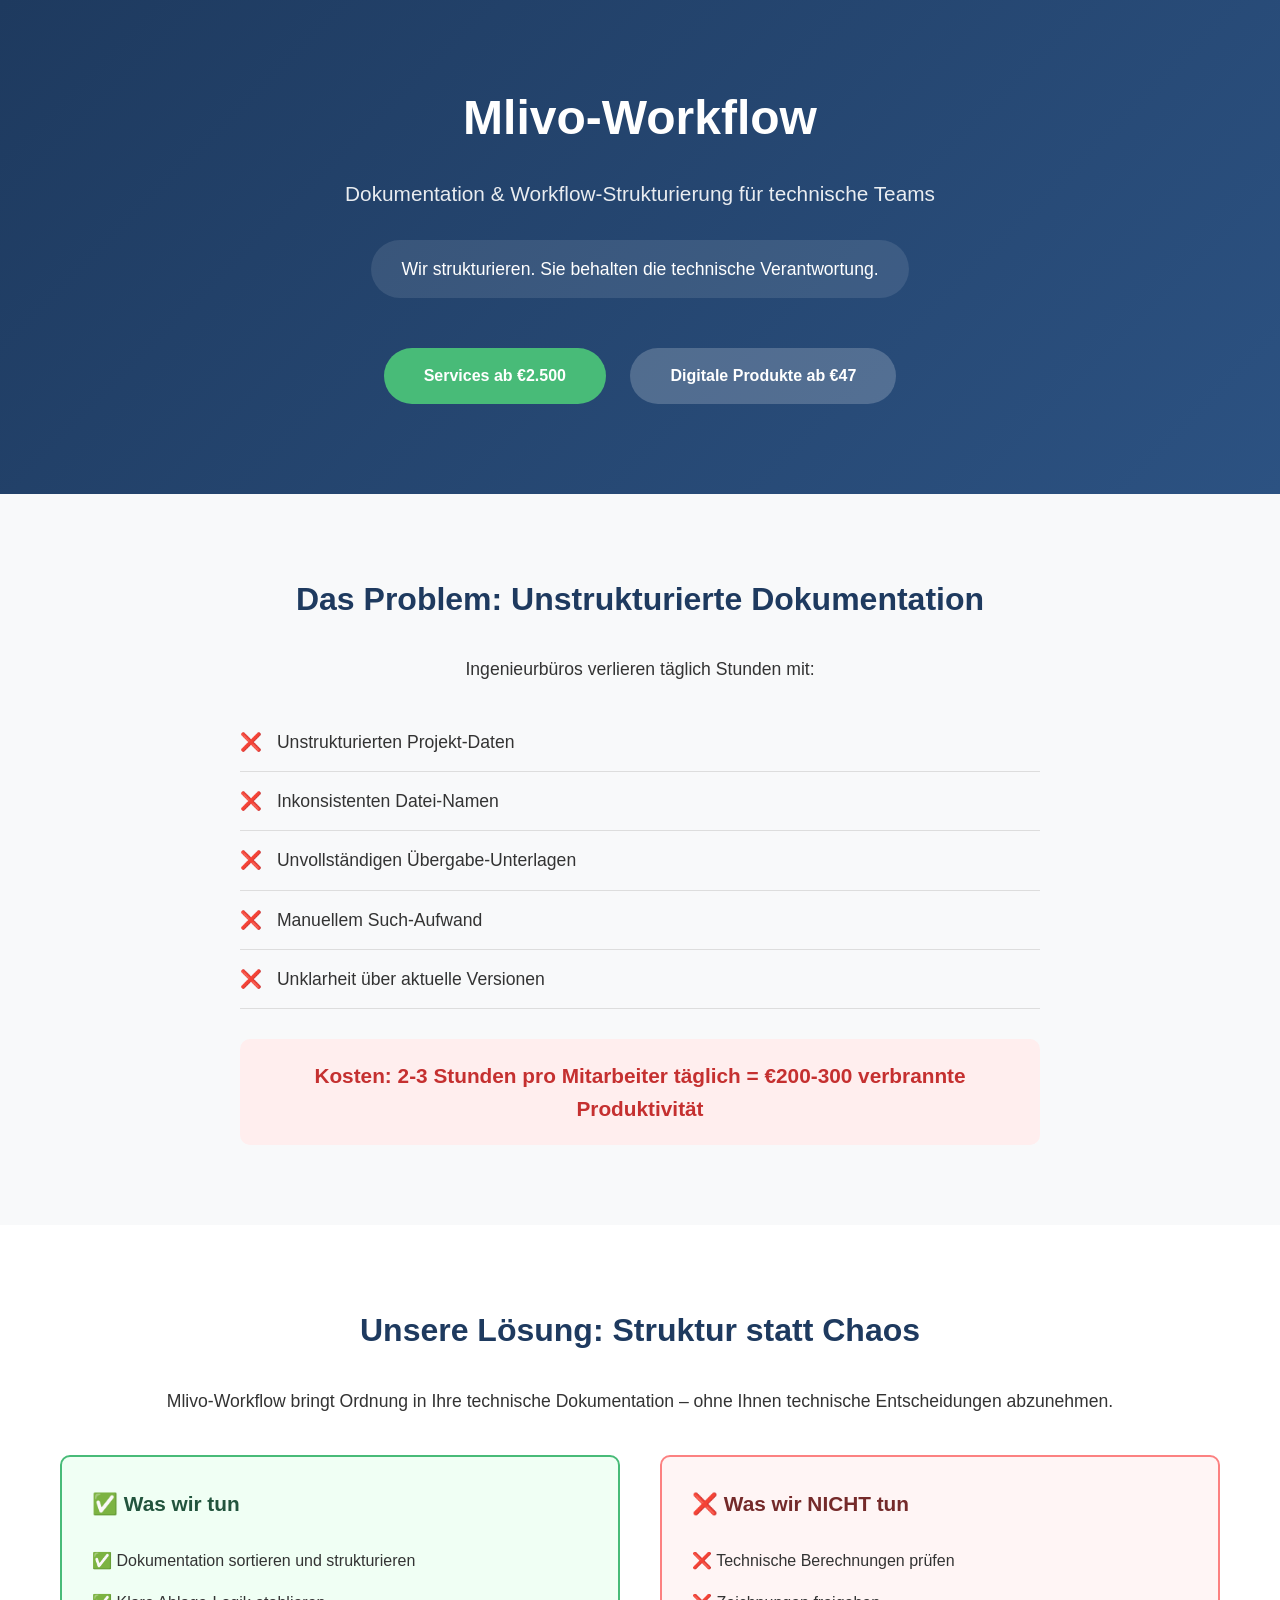
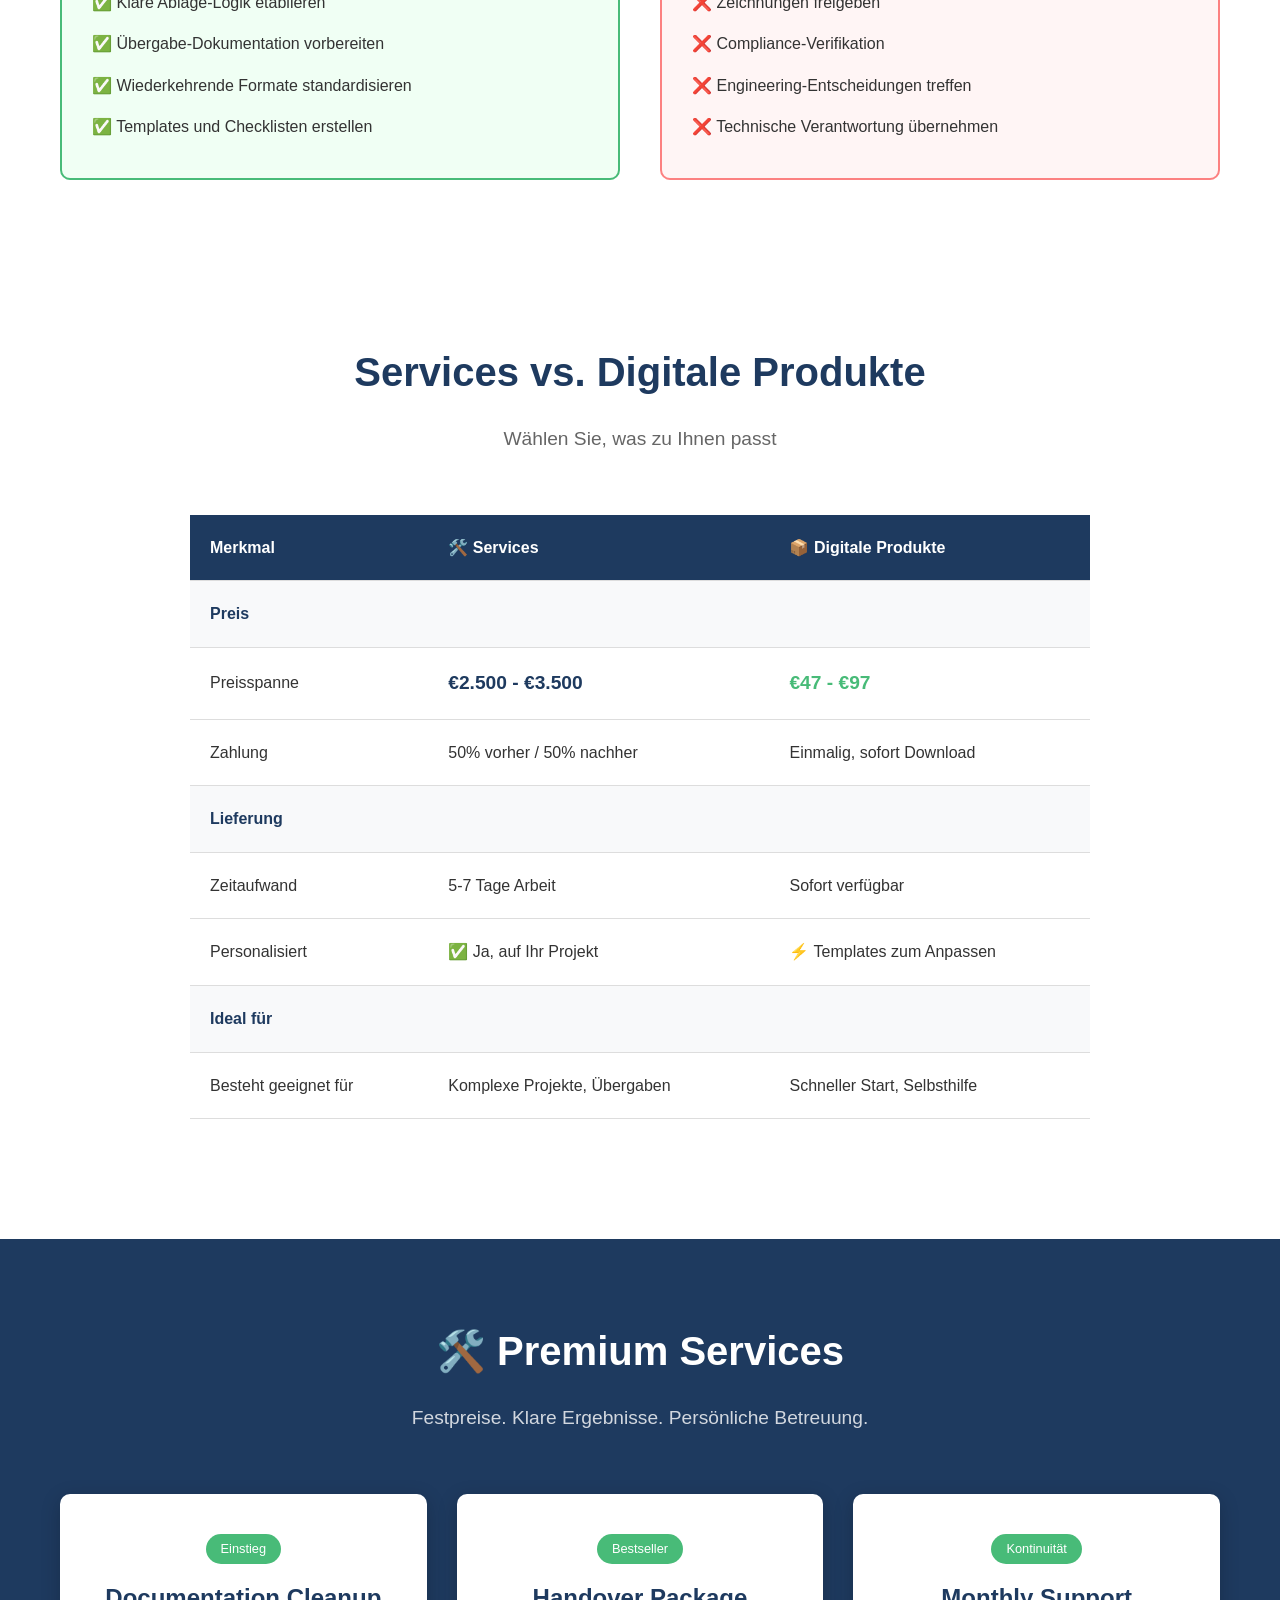
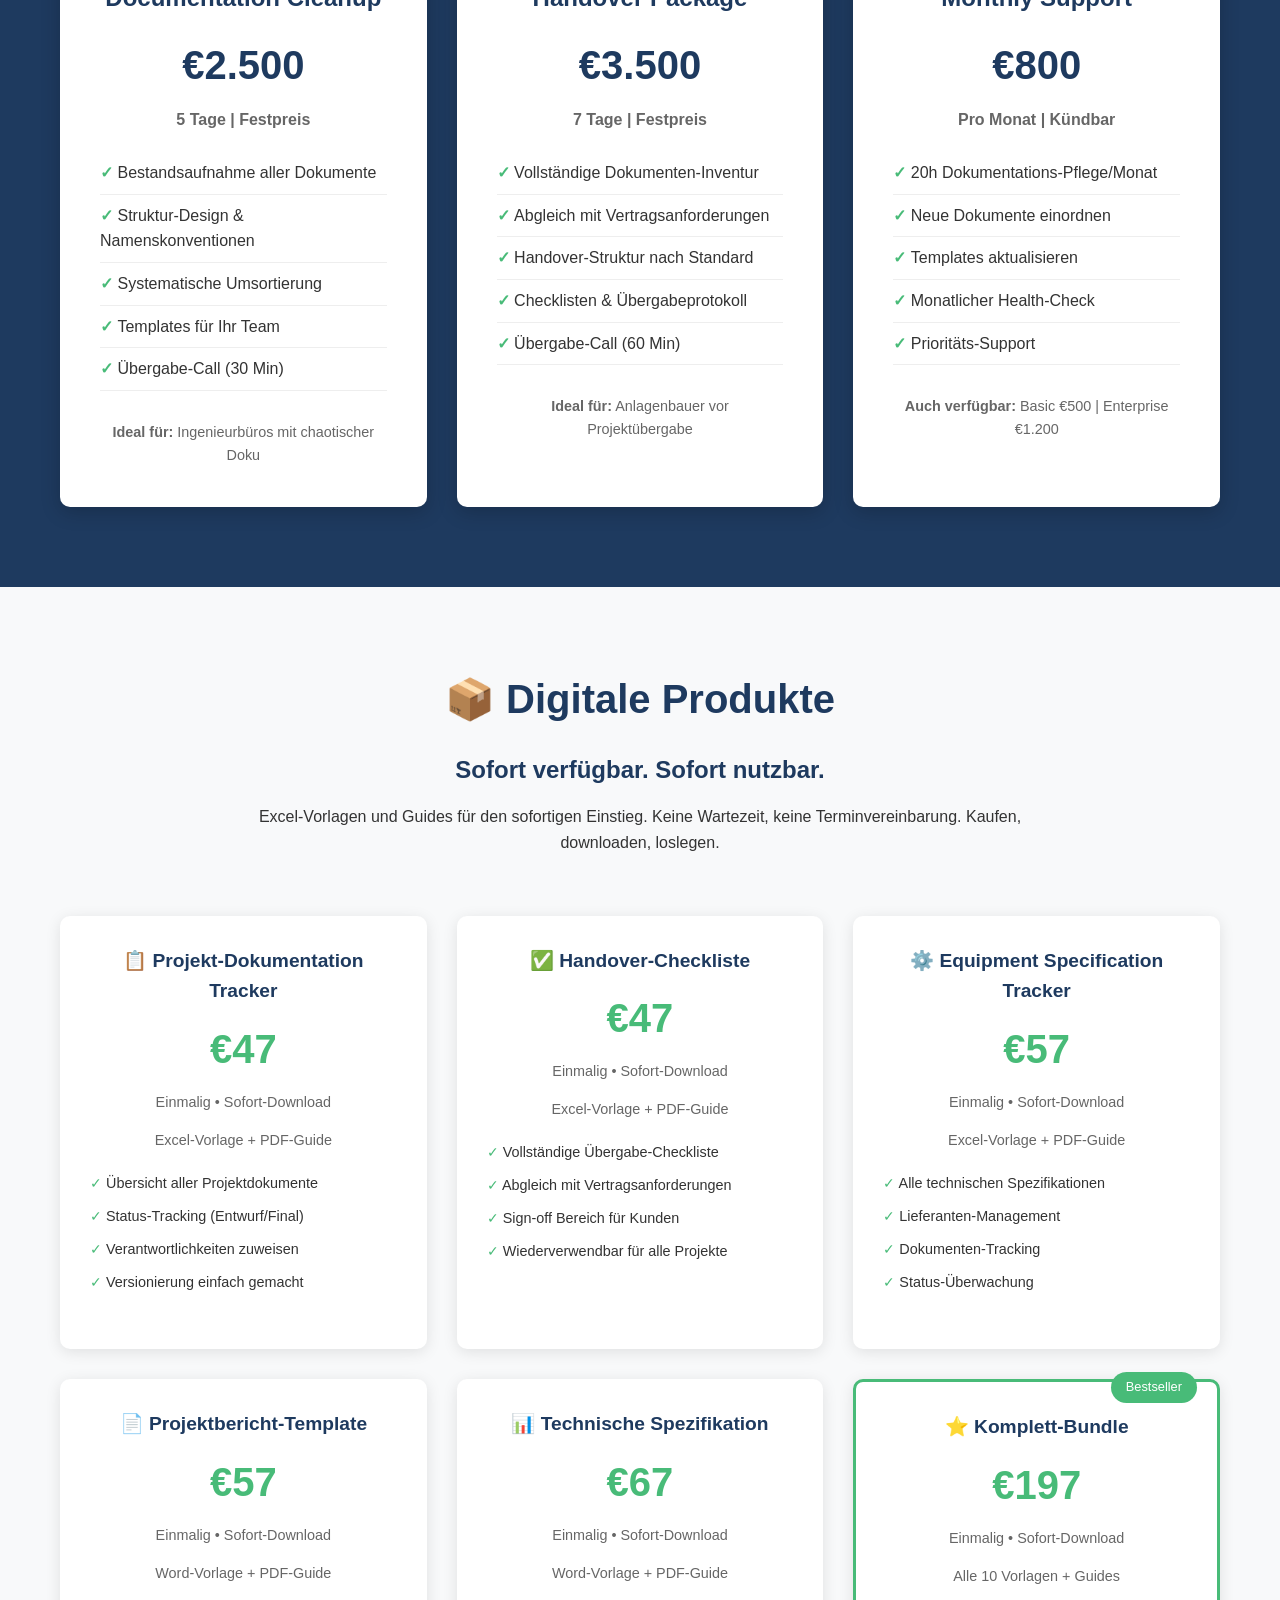
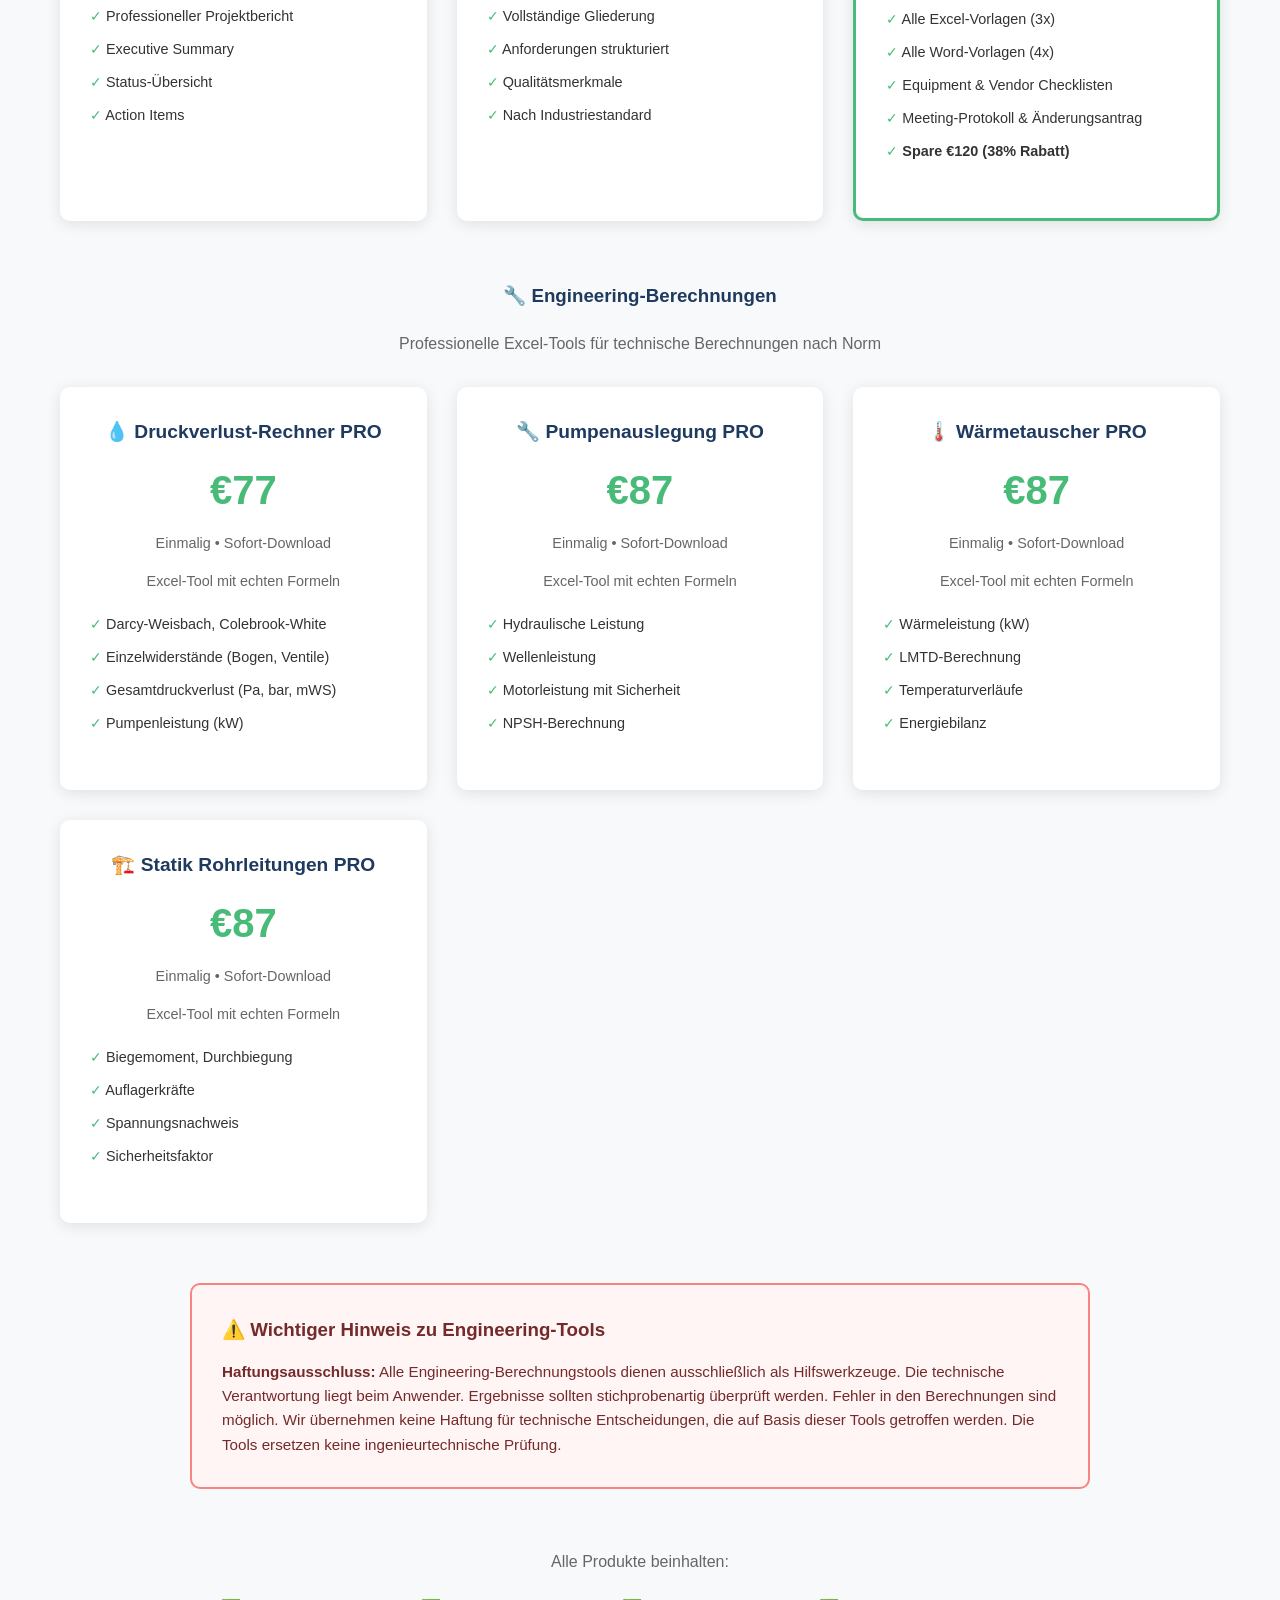
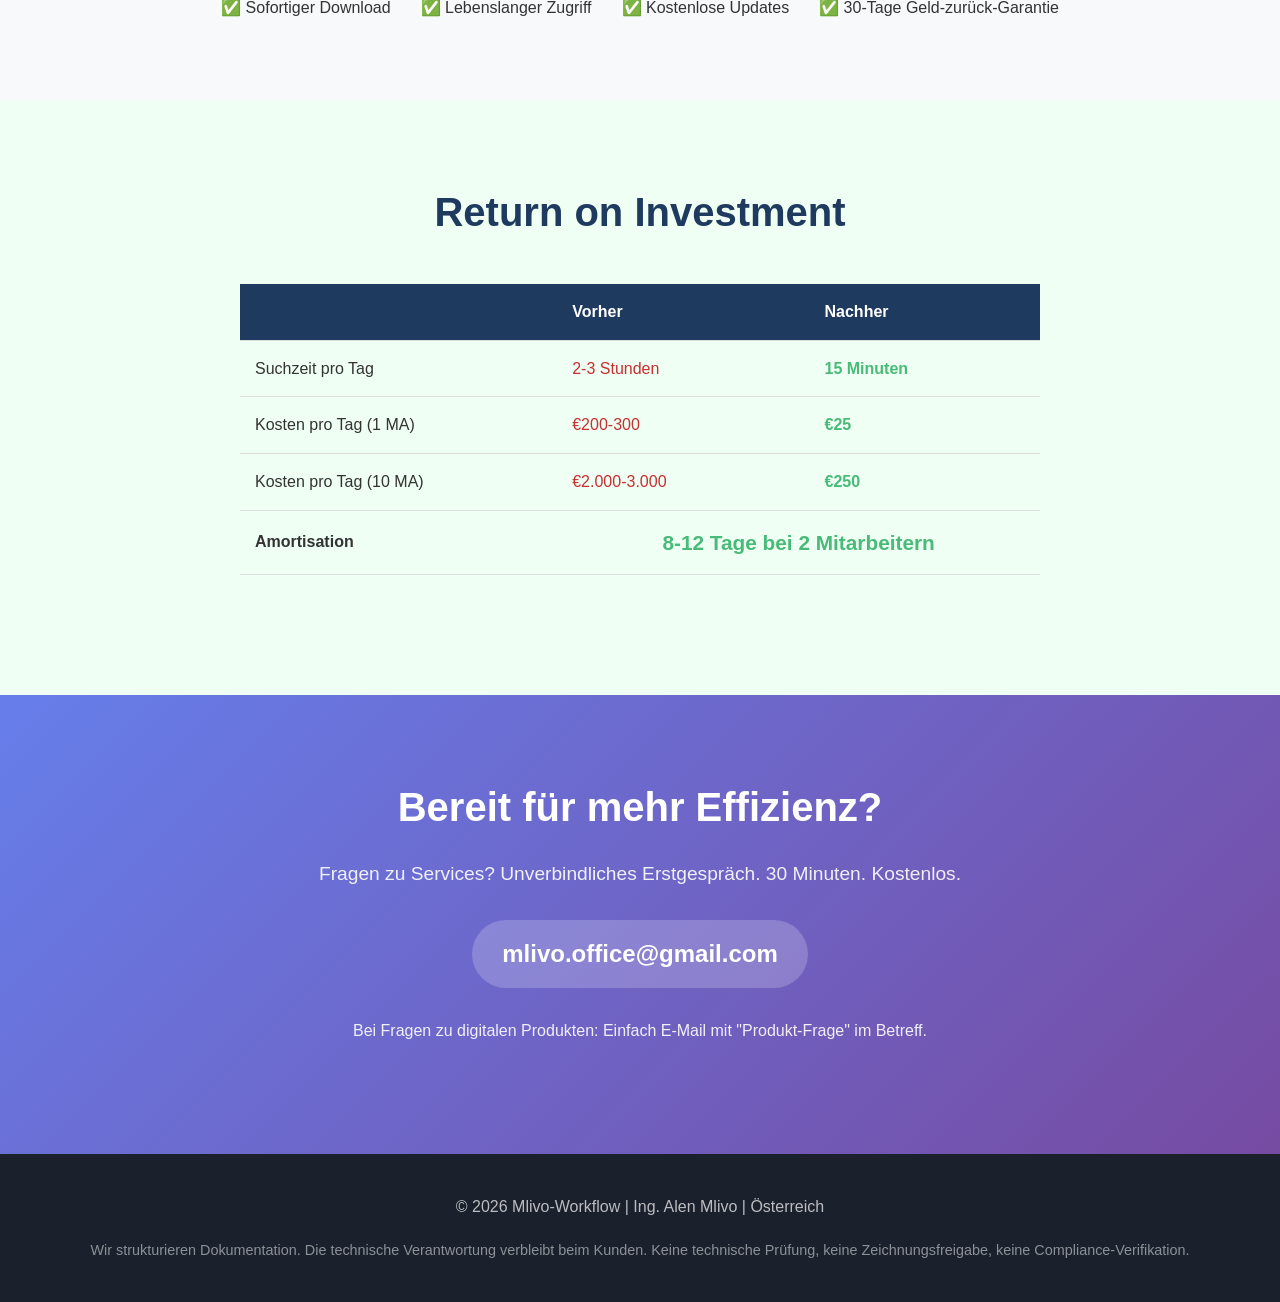
<file: index.html>
<!DOCTYPE html>
<html lang="de">
<head>
    <meta charset="UTF-8">
    <meta name="viewport" content="width=device-width, initial-scale=1.0">
    <title>Mlivo-Workflow | Dokumentation & Workflow-Strukturierung für technische Teams</title>
    <meta name="description" content="Wir bringen Ordnung in unstrukturierte Engineering-Prozesse. Festpreis-Services ab €2.500. Digitale Produkte ab €47.">
    <style>
        * { margin: 0; padding: 0; box-sizing: border-box; }
        body { font-family: 'Segoe UI', Tahoma, Geneva, Verdana, sans-serif; line-height: 1.6; color: #333; }
        .container { max-width: 1200px; margin: 0 auto; padding: 0 20px; }
        
        /* Header */
        header { background: linear-gradient(135deg, #1e3a5f 0%, #2c5282 100%); color: white; padding: 80px 0; text-align: center; }
        header h1 { font-size: 3rem; margin-bottom: 20px; }
        header .subtitle { font-size: 1.3rem; opacity: 0.9; margin-bottom: 30px; }
        header .tagline { font-size: 1.1rem; background: rgba(255,255,255,0.1); display: inline-block; padding: 15px 30px; border-radius: 50px; }
        header .cta-buttons { margin-top: 40px; }
        header .cta-btn { display: inline-block; padding: 15px 40px; margin: 10px; border-radius: 50px; text-decoration: none; font-weight: bold; }
        header .cta-primary { background: #48bb78; color: white; }
        header .cta-secondary { background: rgba(255,255,255,0.2); color: white; }
        
        /* Sections */
        section { padding: 80px 0; }
        .section-title { font-size: 2.5rem; text-align: center; margin-bottom: 20px; color: #1e3a5f; }
        .section-subtitle { text-align: center; font-size: 1.2rem; color: #666; margin-bottom: 60px; }
        
        /* Problem */
        .problem { background: #f8f9fa; }
        .problem-content { max-width: 800px; margin: 0 auto; }
        .problem h2 { font-size: 2rem; color: #1e3a5f; margin-bottom: 30px; text-align: center; }
        .problem ul { list-style: none; margin: 30px 0; }
        .problem li { padding: 15px 0; border-bottom: 1px solid #ddd; font-size: 1.1rem; }
        .problem li:before { content: "❌ "; margin-right: 10px; }
        .problem .cost { background: #fee; padding: 20px; border-radius: 10px; margin-top: 30px; text-align: center; }
        .problem .cost strong { color: #c53030; font-size: 1.3rem; }
        
        /* Solution */
        .solution { background: white; }
        .solution h2 { font-size: 2rem; color: #1e3a5f; margin-bottom: 30px; text-align: center; }
        .solution-grid { display: grid; grid-template-columns: repeat(2, 1fr); gap: 40px; margin-top: 40px; }
        .solution-box { padding: 30px; border-radius: 10px; }
        .solution-do { background: #f0fff4; border: 2px solid #48bb78; }
        .solution-dont { background: #fff5f5; border: 2px solid #fc8181; }
        .solution-box h3 { margin-bottom: 20px; font-size: 1.3rem; }
        .solution-do h3 { color: #22543d; }
        .solution-dont h3 { color: #742a2a; }
        .solution-box ul { list-style: none; }
        .solution-box li { padding: 8px 0; }
        .solution-do li:before { content: "✅ "; }
        .solution-dont li:before { content: "❌ "; }
        
        /* Services - Premium */
        .services-premium { background: #1e3a5f; color: white; }
        .services-premium .section-title { color: white; }
        .services-premium .section-subtitle { color: rgba(255,255,255,0.8); }
        .services-grid { display: grid; grid-template-columns: repeat(3, 1fr); gap: 30px; }
        .service-card { background: white; color: #333; padding: 40px; border-radius: 10px; box-shadow: 0 5px 20px rgba(0,0,0,0.2); text-align: center; }
        .service-card h3 { font-size: 1.5rem; color: #1e3a5f; margin-bottom: 15px; }
        .service-card .price { font-size: 2.5rem; font-weight: bold; color: #1e3a5f; margin-bottom: 10px; }
        .service-card .duration { color: #666; margin-bottom: 20px; font-weight: bold; }
        .service-card ul { list-style: none; text-align: left; margin-bottom: 30px; }
        .service-card li { padding: 8px 0; border-bottom: 1px solid #eee; }
        .service-card li:before { content: "✓ "; color: #48bb78; font-weight: bold; }
        .service-badge { display: inline-block; background: #48bb78; color: white; padding: 5px 15px; border-radius: 20px; font-size: 0.8rem; margin-bottom: 15px; }
        
        /* Products - Digital */
        .products-digital { background: #f8f9fa; }
        .products-intro { text-align: center; max-width: 800px; margin: 0 auto 60px; }
        .products-intro h3 { font-size: 1.5rem; color: #1e3a5f; margin-bottom: 15px; }
        .products-grid { display: grid; grid-template-columns: repeat(3, 1fr); gap: 30px; }
        .product-card { background: white; padding: 30px; border-radius: 10px; box-shadow: 0 3px 15px rgba(0,0,0,0.1); text-align: center; transition: transform 0.3s; }
        .product-card:hover { transform: translateY(-5px); }
        .product-card h3 { font-size: 1.2rem; color: #1e3a5f; margin-bottom: 10px; }
        .product-card .price { font-size: 2.5rem; font-weight: bold; color: #48bb78; margin-bottom: 10px; }
        .product-card .price-note { font-size: 0.9rem; color: #666; margin-bottom: 15px; }
        .product-card .format { font-size: 0.9rem; color: #666; margin-bottom: 15px; }
        .product-card .features { list-style: none; text-align: left; font-size: 0.9rem; margin-bottom: 20px; }
        .product-card .features li { padding: 5px 0; }
        .product-card .features li:before { content: "✓ "; color: #48bb78; }
        .product-highlight { border: 3px solid #48bb78; position: relative; }
        .product-badge { position: absolute; top: -10px; right: 20px; background: #48bb78; color: white; padding: 5px 15px; border-radius: 20px; font-size: 0.8rem; }
        .product-btn { display: inline-block; background: #1e3a5f; color: white; padding: 10px 25px; border-radius: 25px; text-decoration: none; font-size: 0.9rem; }
        
        /* Comparison */
        .comparison { background: white; }
        .comparison-table { width: 100%; max-width: 900px; margin: 40px auto; border-collapse: collapse; }
        .comparison-table th, .comparison-table td { padding: 20px; text-align: left; border-bottom: 1px solid #ddd; }
        .comparison-table th { background: #1e3a5f; color: white; }
        .comparison-table .category { background: #f8f9fa; font-weight: bold; color: #1e3a5f; }
        .comparison-table .price-service { color: #1e3a5f; font-weight: bold; font-size: 1.2rem; }
        .comparison-table .price-product { color: #48bb78; font-weight: bold; font-size: 1.2rem; }
        
        /* ROI */
        .roi { background: #f0fff4; }
        .roi-content { max-width: 800px; margin: 0 auto; text-align: center; }
        .roi-table { width: 100%; margin: 40px 0; border-collapse: collapse; }
        .roi-table th, .roi-table td { padding: 15px; text-align: left; border-bottom: 1px solid #ddd; }
        .roi-table th { background: #1e3a5f; color: white; }
        .roi-table .before { color: #c53030; }
        .roi-table .after { color: #48bb78; font-weight: bold; }
        
        /* Contact */
        .contact { background: linear-gradient(135deg, #667eea 0%, #764ba2 100%); color: white; text-align: center; }
        .contact h2 { font-size: 2.5rem; margin-bottom: 20px; }
        .contact p { font-size: 1.2rem; margin-bottom: 30px; opacity: 0.9; }
        .contact .email { font-size: 1.5rem; font-weight: bold; background: rgba(255,255,255,0.2); display: inline-block; padding: 15px 30px; border-radius: 50px; }
        
        /* Footer */
        footer { background: #1a202c; color: white; padding: 40px 0; text-align: center; }
        footer p { opacity: 0.7; }
        footer .disclaimer { margin-top: 20px; font-size: 0.9rem; opacity: 0.5; }
        
        /* Responsive */
        @media (max-width: 768px) {
            .services-grid, .products-grid { grid-template-columns: 1fr; }
            .solution-grid { grid-template-columns: 1fr; }
            header h1 { font-size: 2rem; }
            .comparison-table { font-size: 0.9rem; }
            .comparison-table th, .comparison-table td { padding: 10px; }
        }
    </style>
</head>
<body>
    <!-- Header -->
    <header>
        <div class="container">
            <h1>Mlivo-Workflow</h1>
            <p class="subtitle">Dokumentation & Workflow-Strukturierung für technische Teams</p>
            <p class="tagline">Wir strukturieren. Sie behalten die technische Verantwortung.</p>
            <div class="cta-buttons">
                <a href="#services" class="cta-btn cta-primary">Services ab €2.500</a>
                <a href="#products" class="cta-btn cta-secondary">Digitale Produkte ab €47</a>
            </div>
        </div>
    </header>

    <!-- Problem -->
    <section class="problem">
        <div class="container">
            <div class="problem-content">
                <h2>Das Problem: Unstrukturierte Dokumentation</h2>
                <p style="text-align: center; font-size: 1.1rem; margin-bottom: 30px;">
                    Ingenieurbüros verlieren täglich Stunden mit:
                </p>
                <ul>
                    <li>Unstrukturierten Projekt-Daten</li>
                    <li>Inkonsistenten Datei-Namen</li>
                    <li>Unvollständigen Übergabe-Unterlagen</li>
                    <li>Manuellem Such-Aufwand</li>
                    <li>Unklarheit über aktuelle Versionen</li>
                </ul>
                <div class="cost">
                    <strong>Kosten: 2-3 Stunden pro Mitarbeiter täglich = €200-300 verbrannte Produktivität</strong>
                </div>
            </div>
        </div>
    </section>

    <!-- Solution -->
    <section class="solution">
        <div class="container">
            <h2>Unsere Lösung: Struktur statt Chaos</h2>
            <p style="text-align: center; font-size: 1.1rem; margin-bottom: 30px;">
                Mlivo-Workflow bringt Ordnung in Ihre technische Dokumentation – ohne Ihnen technische Entscheidungen abzunehmen.
            </p>
            <div class="solution-grid">
                <div class="solution-box solution-do">
                    <h3>✅ Was wir tun</h3>
                    <ul>
                        <li>Dokumentation sortieren und strukturieren</li>
                        <li>Klare Ablage-Logik etablieren</li>
                        <li>Übergabe-Dokumentation vorbereiten</li>
                        <li>Wiederkehrende Formate standardisieren</li>
                        <li>Templates und Checklisten erstellen</li>
                    </ul>
                </div>
                <div class="solution-box solution-dont">
                    <h3>❌ Was wir NICHT tun</h3>
                    <ul>
                        <li>Technische Berechnungen prüfen</li>
                        <li>Zeichnungen freigeben</li>
                        <li>Compliance-Verifikation</li>
                        <li>Engineering-Entscheidungen treffen</li>
                        <li>Technische Verantwortung übernehmen</li>
                    </ul>
                </div>
            </div>
        </div>
    </section>

    <!-- Comparison Table -->
    <section class="comparison">
        <div class="container">
            <h2 class="section-title">Services vs. Digitale Produkte</h2>
            <p class="section-subtitle">Wählen Sie, was zu Ihnen passt</p>
            
            <table class="comparison-table">
                <tr>
                    <th>Merkmal</th>
                    <th>🛠️ Services</th>
                    <th>📦 Digitale Produkte</th>
                </tr>
                <tr class="category">
                    <td colspan="3">Preis</td>
                </tr>
                <tr>
                    <td>Preisspanne</td>
                    <td class="price-service">€2.500 - €3.500</td>
                    <td class="price-product">€47 - €97</td>
                </tr>
                <tr>
                    <td>Zahlung</td>
                    <td>50% vorher / 50% nachher</td>
                    <td>Einmalig, sofort Download</td>
                </tr>
                <tr class="category">
                    <td colspan="3">Lieferung</td>
                </tr>
                <tr>
                    <td>Zeitaufwand</td>
                    <td>5-7 Tage Arbeit</td>
                    <td>Sofort verfügbar</td>
                </tr>
                <tr>
                    <td>Personalisiert</td>
                    <td>✅ Ja, auf Ihr Projekt</td>
                    <td>⚡ Templates zum Anpassen</td>
                </tr>
                <tr class="category">
                    <td colspan="3">Ideal für</td>
                </tr>
                <tr>
                    <td>Besteht geeignet für</td>
                    <td>Komplexe Projekte, Übergaben</td>
                    <td>Schneller Start, Selbsthilfe</td>
                </tr>
            </table>
        </div>
    </section>

    <!-- Services - Premium -->
    <section class="services-premium" id="services">
        <div class="container">
            <h2 class="section-title">🛠️ Premium Services</h2>
            <p class="section-subtitle">Festpreise. Klare Ergebnisse. Persönliche Betreuung.</p>
            
            <div class="services-grid">
                <div class="service-card">
                    <div class="service-badge">Einstieg</div>
                    <h3>Documentation Cleanup</h3>
                    <div class="price">€2.500</div>
                    <div class="duration">5 Tage | Festpreis</div>
                    <ul>
                        <li>Bestandsaufnahme aller Dokumente</li>
                        <li>Struktur-Design & Namenskonventionen</li>
                        <li>Systematische Umsortierung</li>
                        <li>Templates für Ihr Team</li>
                        <li>Übergabe-Call (30 Min)</li>
                    </ul>
                    <p style="margin-top: 20px; color: #666; font-size: 0.9rem;">
                        <strong>Ideal für:</strong> Ingenieurbüros mit chaotischer Doku
                    </p>
                </div>
                
                <div class="service-card">
                    <div class="service-badge">Bestseller</div>
                    <h3>Handover Package</h3>
                    <div class="price">€3.500</div>
                    <div class="duration">7 Tage | Festpreis</div>
                    <ul>
                        <li>Vollständige Dokumenten-Inventur</li>
                        <li>Abgleich mit Vertragsanforderungen</li>
                        <li>Handover-Struktur nach Standard</li>
                        <li>Checklisten & Übergabeprotokoll</li>
                        <li>Übergabe-Call (60 Min)</li>
                    </ul>
                    <p style="margin-top: 20px; color: #666; font-size: 0.9rem;">
                        <strong>Ideal für:</strong> Anlagenbauer vor Projektübergabe
                    </p>
                </div>
                
                <div class="service-card">
                    <div class="service-badge">Kontinuität</div>
                    <h3>Monthly Support</h3>
                    <div class="price">€800</div>
                    <div class="duration">Pro Monat | Kündbar</div>
                    <ul>
                        <li>20h Dokumentations-Pflege/Monat</li>
                        <li>Neue Dokumente einordnen</li>
                        <li>Templates aktualisieren</li>
                        <li>Monatlicher Health-Check</li>
                        <li>Prioritäts-Support</li>
                    </ul>
                    <p style="margin-top: 20px; color: #666; font-size: 0.9rem;">
                        <strong>Auch verfügbar:</strong> Basic €500 | Enterprise €1.200
                    </p>
                </div>
            </div>
        </div>
    </section>

    <!-- Products - Digital -->
    <section class="products-digital" id="products">
        <div class="container">
            <div class="products-intro">
                <h2 class="section-title">📦 Digitale Produkte</h2>
                <h3>Sofort verfügbar. Sofort nutzbar.</h3>
                <p>Excel-Vorlagen und Guides für den sofortigen Einstieg. Keine Wartezeit, keine Terminvereinbarung. Kaufen, downloaden, loslegen.</p>
            </div>
            
            <div class="products-grid">
                <div class="product-card">
                    <h3>📋 Projekt-Dokumentation Tracker</h3>
                    <div class="price">€47</div>
                    <div class="price-note">Einmalig • Sofort-Download</div>
                    <div class="format">Excel-Vorlage + PDF-Guide</div>
                    <ul class="features">
                        <li>Übersicht aller Projektdokumente</li>
                        <li>Status-Tracking (Entwurf/Final)</li>
                        <li>Verantwortlichkeiten zuweisen</li>
                        <li>Versionierung einfach gemacht</li>
                    </ul>
                </div>
                
                <div class="product-card">
                    <h3>✅ Handover-Checkliste</h3>
                    <div class="price">€47</div>
                    <div class="price-note">Einmalig • Sofort-Download</div>
                    <div class="format">Excel-Vorlage + PDF-Guide</div>
                    <ul class="features">
                        <li>Vollständige Übergabe-Checkliste</li>
                        <li>Abgleich mit Vertragsanforderungen</li>
                        <li>Sign-off Bereich für Kunden</li>
                        <li>Wiederverwendbar für alle Projekte</li>
                    </ul>
                </div>
                
                <div class="product-card">
                    <h3>⚙️ Equipment Specification Tracker</h3>
                    <div class="price">€57</div>
                    <div class="price-note">Einmalig • Sofort-Download</div>
                    <div class="format">Excel-Vorlage + PDF-Guide</div>
                    <ul class="features">
                        <li>Alle technischen Spezifikationen</li>
                        <li>Lieferanten-Management</li>
                        <li>Dokumenten-Tracking</li>
                        <li>Status-Überwachung</li>
                    </ul>
                </div>
                
                <div class="product-card">
                    <h3>📄 Projektbericht-Template</h3>
                    <div class="price">€57</div>
                    <div class="price-note">Einmalig • Sofort-Download</div>
                    <div class="format">Word-Vorlage + PDF-Guide</div>
                    <ul class="features">
                        <li>Professioneller Projektbericht</li>
                        <li>Executive Summary</li>
                        <li>Status-Übersicht</li>
                        <li>Action Items</li>
                    </ul>
                </div>
                
                <div class="product-card">
                    <h3>📊 Technische Spezifikation</h3>
                    <div class="price">€67</div>
                    <div class="price-note">Einmalig • Sofort-Download</div>
                    <div class="format">Word-Vorlage + PDF-Guide</div>
                    <ul class="features">
                        <li>Vollständige Gliederung</li>
                        <li>Anforderungen strukturiert</li>
                        <li>Qualitätsmerkmale</li>
                        <li>Nach Industriestandard</li>
                    </ul>
                </div>
                
                <div class="product-card product-highlight">
                    <div class="product-badge">Bestseller</div>
                    <h3>⭐ Komplett-Bundle</h3>
                    <div class="price">€197</div>
                    <div class="price-note">Einmalig • Sofort-Download</div>
                    <div class="format">Alle 10 Vorlagen + Guides</div>
                    <ul class="features">
                        <li>Alle Excel-Vorlagen (3x)</li>
                        <li>Alle Word-Vorlagen (4x)</li>
                        <li>Equipment & Vendor Checklisten</li>
                        <li>Meeting-Protokoll & Änderungsantrag</li>
                        <li><strong>Spare €120 (38% Rabatt)</strong></li>
                    </ul>
                </div>
            </div>
            
            <div style="text-align: center; margin-top: 60px;">
                <h3 style="color: #1e3a5f; margin-bottom: 20px;">🔧 Engineering-Berechnungen</h3>
                <p style="color: #666; margin-bottom: 30px;">Professionelle Excel-Tools für technische Berechnungen nach Norm</p>
            </div>
            
            <div class="products-grid">
                <div class="product-card">
                    <h3>💧 Druckverlust-Rechner PRO</h3>
                    <div class="price">€77</div>
                    <div class="price-note">Einmalig • Sofort-Download</div>
                    <div class="format">Excel-Tool mit echten Formeln</div>
                    <ul class="features">
                        <li>Darcy-Weisbach, Colebrook-White</li>
                        <li>Einzelwiderstände (Bogen, Ventile)</li>
                        <li>Gesamtdruckverlust (Pa, bar, mWS)</li>
                        <li>Pumpenleistung (kW)</li>
                    </ul>
                </div>
                
                <div class="product-card">
                    <h3>🔧 Pumpenauslegung PRO</h3>
                    <div class="price">€87</div>
                    <div class="price-note">Einmalig • Sofort-Download</div>
                    <div class="format">Excel-Tool mit echten Formeln</div>
                    <ul class="features">
                        <li>Hydraulische Leistung</li>
                        <li>Wellenleistung</li>
                        <li>Motorleistung mit Sicherheit</li>
                        <li>NPSH-Berechnung</li>
                    </ul>
                </div>
                
                <div class="product-card">
                    <h3>🌡️ Wärmetauscher PRO</h3>
                    <div class="price">€87</div>
                    <div class="price-note">Einmalig • Sofort-Download</div>
                    <div class="format">Excel-Tool mit echten Formeln</div>
                    <ul class="features">
                        <li>Wärmeleistung (kW)</li>
                        <li>LMTD-Berechnung</li>
                        <li>Temperaturverläufe</li>
                        <li>Energiebilanz</li>
                    </ul>
                </div>
                
                <div class="product-card">
                    <h3>🏗️ Statik Rohrleitungen PRO</h3>
                    <div class="price">€87</div>
                    <div class="price-note">Einmalig • Sofort-Download</div>
                    <div class="format">Excel-Tool mit echten Formeln</div>
                    <ul class="features">
                        <li>Biegemoment, Durchbiegung</li>
                        <li>Auflagerkräfte</li>
                        <li>Spannungsnachweis</li>
                        <li>Sicherheitsfaktor</li>
                    </ul>
                </div>
            </div>
            
            <div style="background: #fff5f5; border: 2px solid #fc8181; border-radius: 10px; padding: 30px; margin-top: 60px; max-width: 900px; margin-left: auto; margin-right: auto;">
                <h3 style="color: #742a2a; margin-bottom: 15px;">⚠️ Wichtiger Hinweis zu Engineering-Tools</h3>
                <p style="color: #742a2a; font-size: 0.95rem; line-height: 1.6;">
                    <strong>Haftungsausschluss:</strong> Alle Engineering-Berechnungstools dienen ausschließlich als Hilfswerkzeuge. 
                    Die technische Verantwortung liegt beim Anwender. Ergebnisse sollten stichprobenartig überprüft werden. 
                    Fehler in den Berechnungen sind möglich. Wir übernehmen keine Haftung für technische Entscheidungen, 
                    die auf Basis dieser Tools getroffen werden. Die Tools ersetzen keine ingenieurtechnische Prüfung.
                </p>
            </div>
            
            <div style="text-align: center; margin-top: 60px;">
                <p style="color: #666; margin-bottom: 20px;">Alle Produkte beinhalten:</p>
                <div style="display: inline-flex; gap: 30px; flex-wrap: wrap; justify-content: center;">
                    <span>✅ Sofortiger Download</span>
                    <span>✅ Lebenslanger Zugriff</span>
                    <span>✅ Kostenlose Updates</span>
                    <span>✅ 30-Tage Geld-zurück-Garantie</span>
                </div>
            </div>
        </div>
    </section>

    <!-- ROI -->
    <section class="roi">
        <div class="container">
            <div class="roi-content">
                <h2 class="section-title">Return on Investment</h2>
                <table class="roi-table">
                    <tr>
                        <th></th>
                        <th>Vorher</th>
                        <th>Nachher</th>
                    </tr>
                    <tr>
                        <td>Suchzeit pro Tag</td>
                        <td class="before">2-3 Stunden</td>
                        <td class="after">15 Minuten</td>
                    </tr>
                    <tr>
                        <td>Kosten pro Tag (1 MA)</td>
                        <td class="before">€200-300</td>
                        <td class="after">€25</td>
                    </tr>
                    <tr>
                        <td>Kosten pro Tag (10 MA)</td>
                        <td class="before">€2.000-3.000</td>
                        <td class="after">€250</td>
                    </tr>
                    <tr>
                        <td><strong>Amortisation</strong></td>
                        <td colspan="2" style="text-align: center; font-size: 1.3rem; color: #48bb78; font-weight: bold;">8-12 Tage bei 2 Mitarbeitern</td>
                    </tr>
                </table>
            </div>
        </div>
    </section>

    <!-- Contact -->
    <section class="contact">
        <div class="container">
            <h2>Bereit für mehr Effizienz?</h2>
            <p>Fragen zu Services? Unverbindliches Erstgespräch. 30 Minuten. Kostenlos.</p>
            <div class="email">mlivo.office@gmail.com</div>
            <p style="margin-top: 30px; font-size: 1rem;">
                Bei Fragen zu digitalen Produkten: Einfach E-Mail mit "Produkt-Frage" im Betreff.
            </p>
        </div>
    </section>

    <!-- Footer -->
    <footer>
        <div class="container">
            <p>&copy; 2026 Mlivo-Workflow | Ing. Alen Mlivo | Österreich</p>
            <p class="disclaimer">
                Wir strukturieren Dokumentation. Die technische Verantwortung verbleibt beim Kunden. 
                Keine technische Prüfung, keine Zeichnungsfreigabe, keine Compliance-Verifikation.
            </p>
        </div>
    </footer>
</body>
</html>
</file>
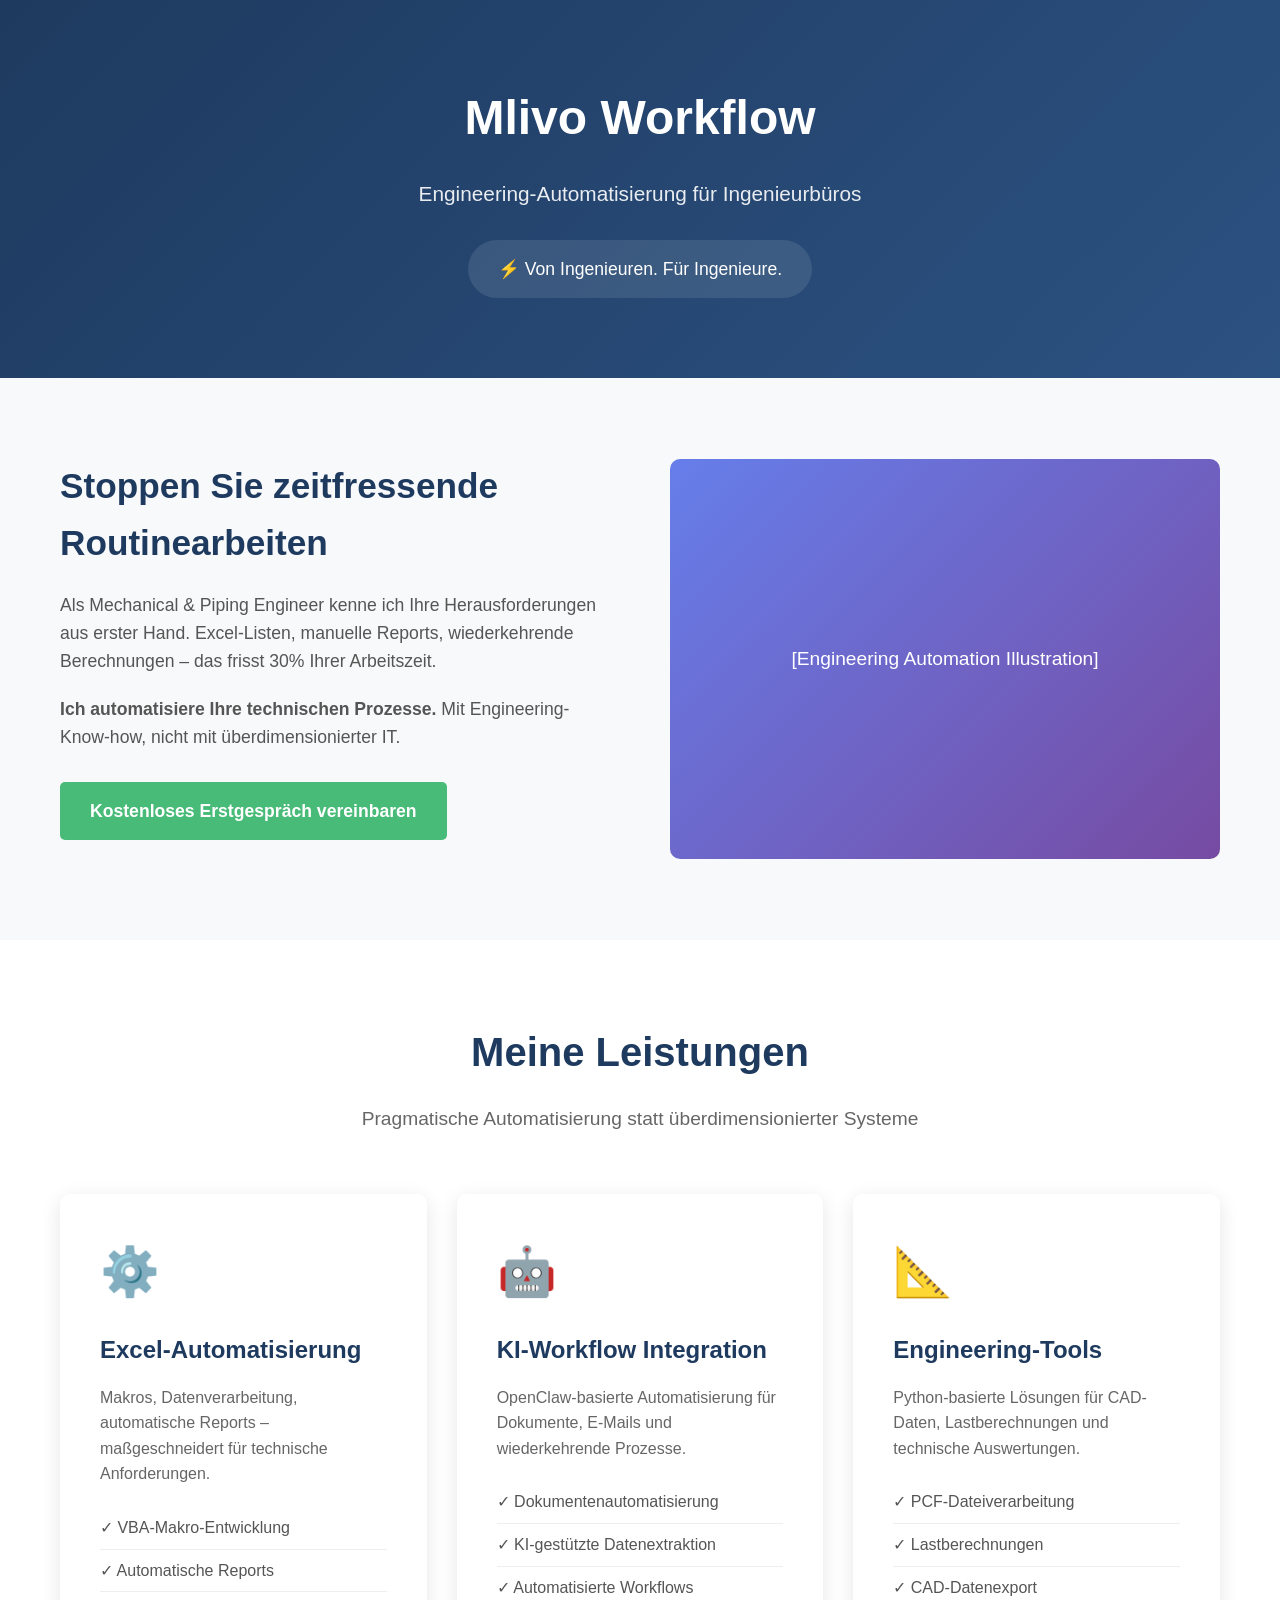
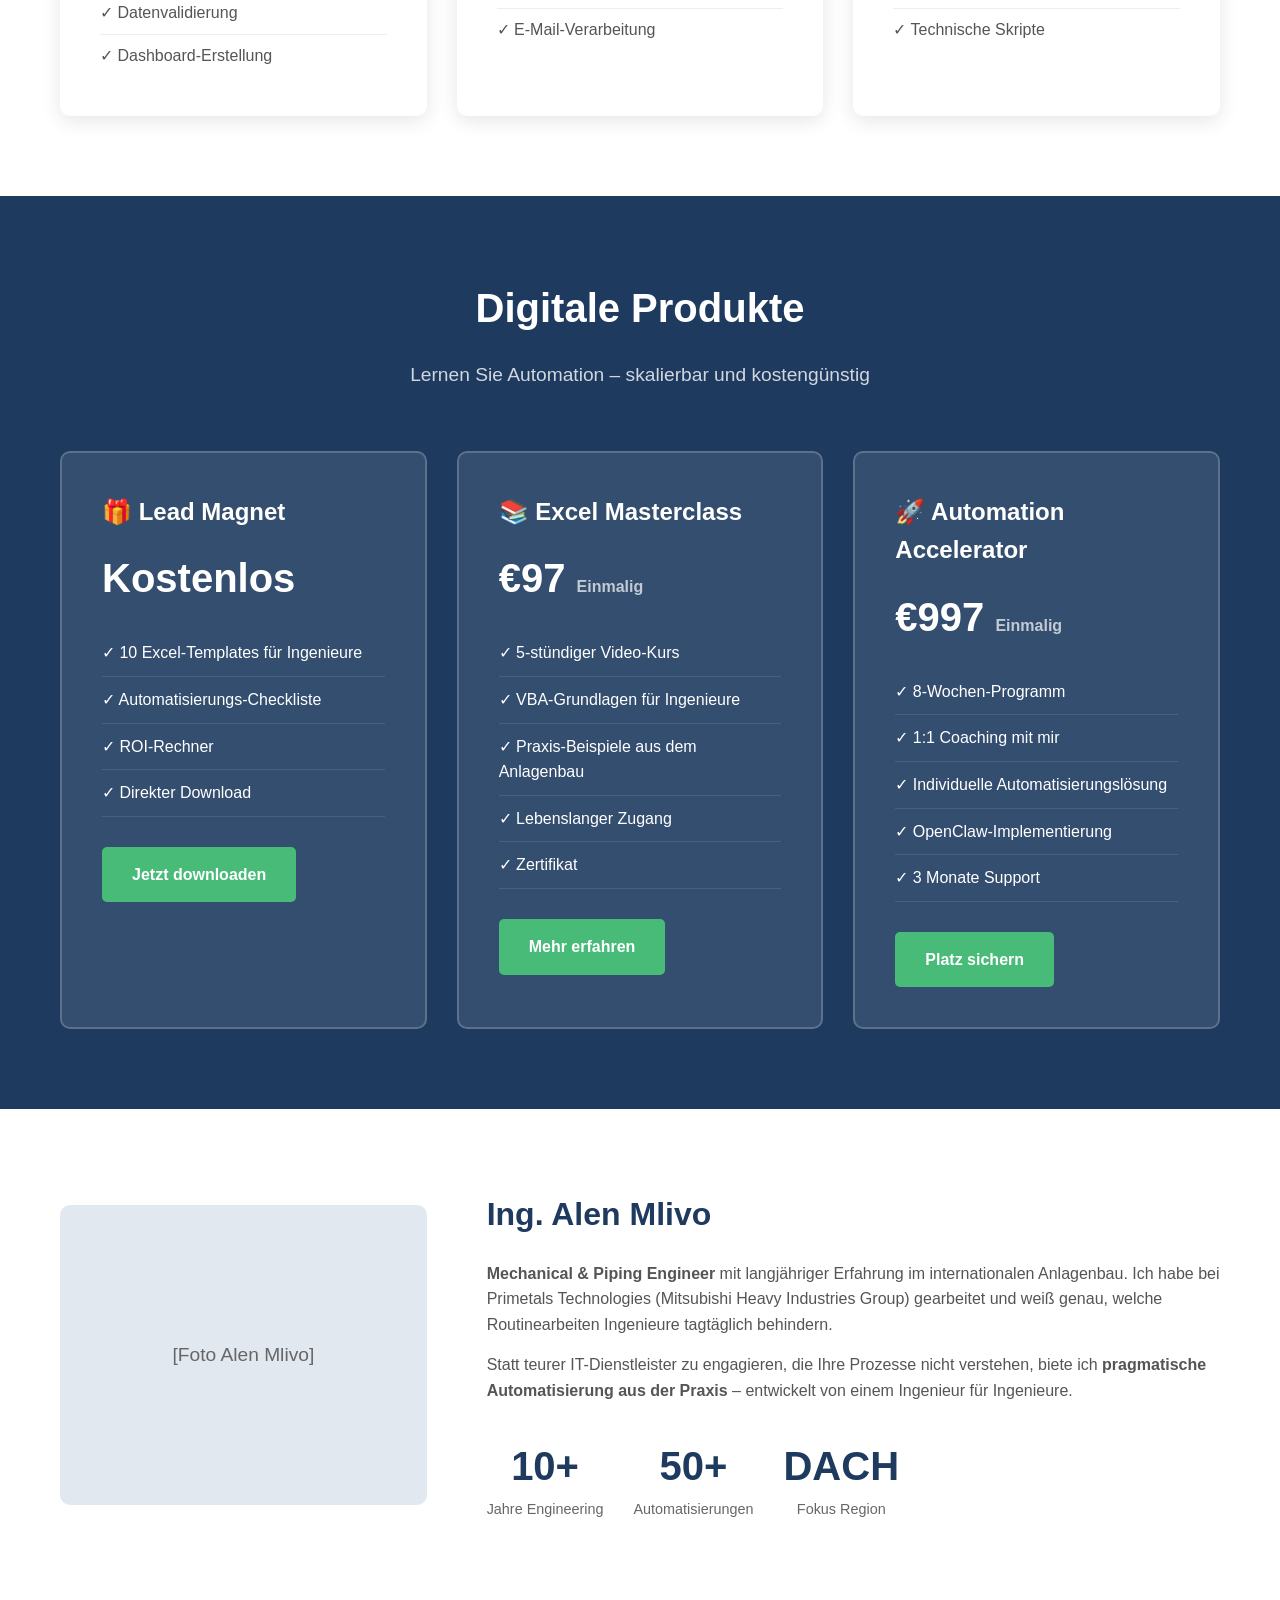
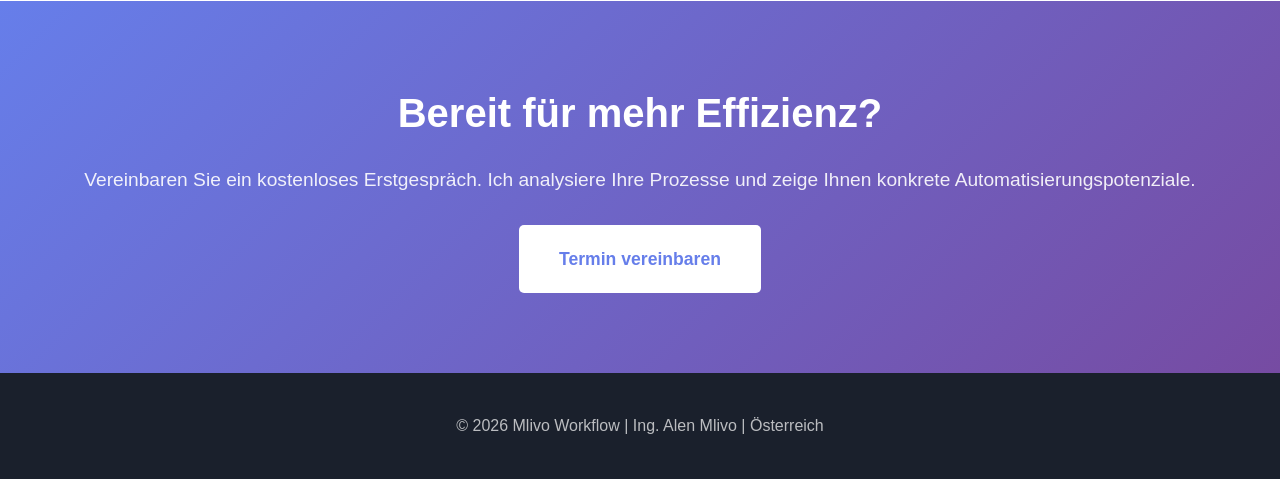
<file: mlivo-workflow-neu.html>
<!DOCTYPE html>
<html lang="de">
<head>
    <meta charset="UTF-8">
    <meta name="viewport" content="width=device-width, initial-scale=1.0">
    <title>Mlivo Workflow | Engineering-Automatisierung für Ingenieurbüros</title>
    <style>
        * { margin: 0; padding: 0; box-sizing: border-box; }
        body { font-family: 'Segoe UI', Tahoma, Geneva, Verdana, sans-serif; line-height: 1.6; color: #333; }
        .container { max-width: 1200px; margin: 0 auto; padding: 0 20px; }
        
        /* Header */
        header { background: linear-gradient(135deg, #1e3a5f 0%, #2c5282 100%); color: white; padding: 80px 0; text-align: center; }
        header h1 { font-size: 3rem; margin-bottom: 20px; }
        header .subtitle { font-size: 1.3rem; opacity: 0.9; margin-bottom: 30px; }
        header .tagline { font-size: 1.1rem; background: rgba(255,255,255,0.1); display: inline-block; padding: 15px 30px; border-radius: 50px; }
        
        /* Sections */
        section { padding: 80px 0; }
        .section-title { font-size: 2.5rem; text-align: center; margin-bottom: 20px; color: #1e3a5f; }
        .section-subtitle { text-align: center; font-size: 1.2rem; color: #666; margin-bottom: 60px; }
        
        /* Hero */
        .hero { background: #f8f9fa; }
        .hero-content { display: grid; grid-template-columns: 1fr 1fr; gap: 60px; align-items: center; }
        .hero-text h2 { font-size: 2.2rem; color: #1e3a5f; margin-bottom: 20px; }
        .hero-text p { font-size: 1.1rem; margin-bottom: 20px; color: #555; }
        .hero-image { background: linear-gradient(135deg, #667eea 0%, #764ba2 100%); height: 400px; border-radius: 10px; display: flex; align-items: center; justify-content: center; color: white; font-size: 1.2rem; }
        
        /* Services */
        .services-grid { display: grid; grid-template-columns: repeat(3, 1fr); gap: 30px; }
        .service-card { background: white; padding: 40px; border-radius: 10px; box-shadow: 0 5px 20px rgba(0,0,0,0.1); transition: transform 0.3s; }
        .service-card:hover { transform: translateY(-5px); }
        .service-card .icon { font-size: 3rem; margin-bottom: 20px; }
        .service-card h3 { font-size: 1.5rem; color: #1e3a5f; margin-bottom: 15px; }
        .service-card p { color: #666; margin-bottom: 20px; }
        .service-card .features { list-style: none; }
        .service-card .features li { padding: 8px 0; border-bottom: 1px solid #eee; color: #555; }
        .service-card .features li:last-child { border-bottom: none; }
        
        /* Products */
        .products { background: #1e3a5f; color: white; }
        .products .section-title { color: white; }
        .products .section-subtitle { color: rgba(255,255,255,0.8); }
        .products-grid { display: grid; grid-template-columns: repeat(3, 1fr); gap: 30px; }
        .product-card { background: rgba(255,255,255,0.1); padding: 40px; border-radius: 10px; border: 2px solid rgba(255,255,255,0.2); }
        .product-card h3 { font-size: 1.5rem; margin-bottom: 15px; }
        .product-card .price { font-size: 2.5rem; font-weight: bold; margin-bottom: 20px; }
        .product-card .price span { font-size: 1rem; opacity: 0.7; }
        .product-card ul { list-style: none; margin-bottom: 30px; }
        .product-card ul li { padding: 10px 0; border-bottom: 1px solid rgba(255,255,255,0.1); }
        .btn { display: inline-block; padding: 15px 30px; background: #48bb78; color: white; text-decoration: none; border-radius: 5px; font-weight: bold; transition: background 0.3s; }
        .btn:hover { background: #38a169; }
        
        /* About */
        .about-content { display: grid; grid-template-columns: 1fr 2fr; gap: 60px; align-items: center; }
        .about-image { background: #e2e8f0; height: 300px; border-radius: 10px; display: flex; align-items: center; justify-content: center; font-size: 1.2rem; color: #666; }
        .about-text h2 { font-size: 2rem; color: #1e3a5f; margin-bottom: 20px; }
        .about-text p { margin-bottom: 15px; color: #555; }
        .credentials { display: flex; gap: 30px; margin-top: 30px; }
        .credential { text-align: center; }
        .credential .number { font-size: 2.5rem; font-weight: bold; color: #1e3a5f; }
        .credential .label { color: #666; font-size: 0.9rem; }
        
        /* CTA */
        .cta { background: linear-gradient(135deg, #667eea 0%, #764ba2 100%); color: white; text-align: center; }
        .cta h2 { font-size: 2.5rem; margin-bottom: 20px; }
        .cta p { font-size: 1.2rem; margin-bottom: 30px; opacity: 0.9; }
        .cta .btn { background: white; color: #667eea; font-size: 1.1rem; padding: 20px 40px; }
        
        /* Footer */
        footer { background: #1a202c; color: white; padding: 40px 0; text-align: center; }
        footer p { opacity: 0.7; }
        
        /* Responsive */
        @media (max-width: 768px) {
            .hero-content, .about-content { grid-template-columns: 1fr; }
            .services-grid, .products-grid { grid-template-columns: 1fr; }
            header h1 { font-size: 2rem; }
        }
    </style>
</head>
<body>
    <!-- Header -->
    <header>
        <div class="container">
            <h1>Mlivo Workflow</h1>
            <p class="subtitle">Engineering-Automatisierung für Ingenieurbüros</p>
            <p class="tagline">⚡ Von Ingenieuren. Für Ingenieure.</p>
        </div>
    </header>

    <!-- Hero -->
    <section class="hero">
        <div class="container">
            <div class="hero-content">
                <div class="hero-text">
                    <h2>Stoppen Sie zeitfressende Routinearbeiten</h2>
                    <p>Als Mechanical & Piping Engineer kenne ich Ihre Herausforderungen aus erster Hand. Excel-Listen, manuelle Reports, wiederkehrende Berechnungen – das frisst 30% Ihrer Arbeitszeit.</p>
                    <p><strong>Ich automatisiere Ihre technischen Prozesse.</strong> Mit Engineering-Know-how, nicht mit überdimensionierter IT.</p>
                    <p style="margin-top: 30px;"><a href="#kontakt" class="btn">Kostenloses Erstgespräch vereinbaren</a></p>
                </div>
                <div class="hero-image">
                    [Engineering Automation Illustration]
                </div>
            </div>
        </div>
    </section>

    <!-- Services -->
    <section id="leistungen">
        <div class="container">
            <h2 class="section-title">Meine Leistungen</h2>
            <p class="section-subtitle">Pragmatische Automatisierung statt überdimensionierter Systeme</p>
            
            <div class="services-grid">
                <div class="service-card">
                    <div class="icon">⚙️</div>
                    <h3>Excel-Automatisierung</h3>
                    <p>Makros, Datenverarbeitung, automatische Reports – maßgeschneidert für technische Anforderungen.</p>
                    <ul class="features">
                        <li>✓ VBA-Makro-Entwicklung</li>
                        <li>✓ Automatische Reports</li>
                        <li>✓ Datenvalidierung</li>
                        <li>✓ Dashboard-Erstellung</li>
                    </ul>
                </div>
                
                <div class="service-card">
                    <div class="icon">🤖</div>
                    <h3>KI-Workflow Integration</h3>
                    <p>OpenClaw-basierte Automatisierung für Dokumente, E-Mails und wiederkehrende Prozesse.</p>
                    <ul class="features">
                        <li>✓ Dokumentenautomatisierung</li>
                        <li>✓ KI-gestützte Datenextraktion</li>
                        <li>✓ Automatisierte Workflows</li>
                        <li>✓ E-Mail-Verarbeitung</li>
                    </ul>
                </div>
                
                <div class="service-card">
                    <div class="icon">📐</div>
                    <h3>Engineering-Tools</h3>
                    <p>Python-basierte Lösungen für CAD-Daten, Lastberechnungen und technische Auswertungen.</p>
                    <ul class="features">
                        <li>✓ PCF-Dateiverarbeitung</li>
                        <li>✓ Lastberechnungen</li>
                        <li>✓ CAD-Datenexport</li>
                        <li>✓ Technische Skripte</li>
                    </ul>
                </div>
            </div>
        </div>
    </section>

    <!-- Products -->
    <section class="products" id="produkte">
        <div class="container">
            <h2 class="section-title">Digitale Produkte</h2>
            <p class="section-subtitle">Lernen Sie Automation – skalierbar und kostengünstig</p>
            
            <div class="products-grid">
                <div class="product-card">
                    <h3>🎁 Lead Magnet</h3>
                    <div class="price">Kostenlos</div>
                    <ul>
                        <li>✓ 10 Excel-Templates für Ingenieure</li>
                        <li>✓ Automatisierungs-Checkliste</li>
                        <li>✓ ROI-Rechner</li>
                        <li>✓ Direkter Download</li>
                    </ul>
                    <a href="#" class="btn">Jetzt downloaden</a>
                </div>
                
                <div class="product-card">
                    <h3>📚 Excel Masterclass</h3>
                    <div class="price">€97 <span>Einmalig</span></div>
                    <ul>
                        <li>✓ 5-stündiger Video-Kurs</li>
                        <li>✓ VBA-Grundlagen für Ingenieure</li>
                        <li>✓ Praxis-Beispiele aus dem Anlagenbau</li>
                        <li>✓ Lebenslanger Zugang</li>
                        <li>✓ Zertifikat</li>
                    </ul>
                    <a href="#" class="btn">Mehr erfahren</a>
                </div>
                
                <div class="product-card">
                    <h3>🚀 Automation Accelerator</h3>
                    <div class="price">€997 <span>Einmalig</span></div>
                    <ul>
                        <li>✓ 8-Wochen-Programm</li>
                        <li>✓ 1:1 Coaching mit mir</li>
                        <li>✓ Individuelle Automatisierungslösung</li>
                        <li>✓ OpenClaw-Implementierung</li>
                        <li>✓ 3 Monate Support</li>
                    </ul>
                    <a href="#" class="btn">Platz sichern</a>
                </div>
            </div>
        </div>
    </section>

    <!-- About -->
    <section id="ueber-mich">
        <div class="container">
            <div class="about-content">
                <div class="about-image">
                    [Foto Alen Mlivo]
                </div>
                <div class="about-text">
                    <h2>Ing. Alen Mlivo</h2>
                    <p><strong>Mechanical & Piping Engineer</strong> mit langjähriger Erfahrung im internationalen Anlagenbau. Ich habe bei Primetals Technologies (Mitsubishi Heavy Industries Group) gearbeitet und weiß genau, welche Routinearbeiten Ingenieure tagtäglich behindern.</p>
                    <p>Statt teurer IT-Dienstleister zu engagieren, die Ihre Prozesse nicht verstehen, biete ich <strong>pragmatische Automatisierung aus der Praxis</strong> – entwickelt von einem Ingenieur für Ingenieure.</p>
                    
                    <div class="credentials">
                        <div class="credential">
                            <div class="number">10+</div>
                            <div class="label">Jahre Engineering</div>
                        </div>
                        <div class="credential">
                            <div class="number">50+</div>
                            <div class="label">Automatisierungen</div>
                        </div>
                        <div class="credential">
                            <div class="number">DACH</div>
                            <div class="label">Fokus Region</div>
                        </div>
                    </div>
                </div>
            </div>
        </div>
    </section>

    <!-- CTA -->
    <section class="cta" id="kontakt">
        <div class="container">
            <h2>Bereit für mehr Effizienz?</h2>
            <p>Vereinbaren Sie ein kostenloses Erstgespräch. Ich analysiere Ihre Prozesse und zeige Ihnen konkrete Automatisierungspotenziale.</p>
            <a href="mailto:alen.mlivo@mlivo-workflow.com" class="btn">Termin vereinbaren</a>
        </div>
    </section>

    <!-- Footer -->
    <footer>
        <div class="container">
            <p>&copy; 2026 Mlivo Workflow | Ing. Alen Mlivo | Österreich</p>
        </div>
    </footer>
</body>
</html>
</file>
